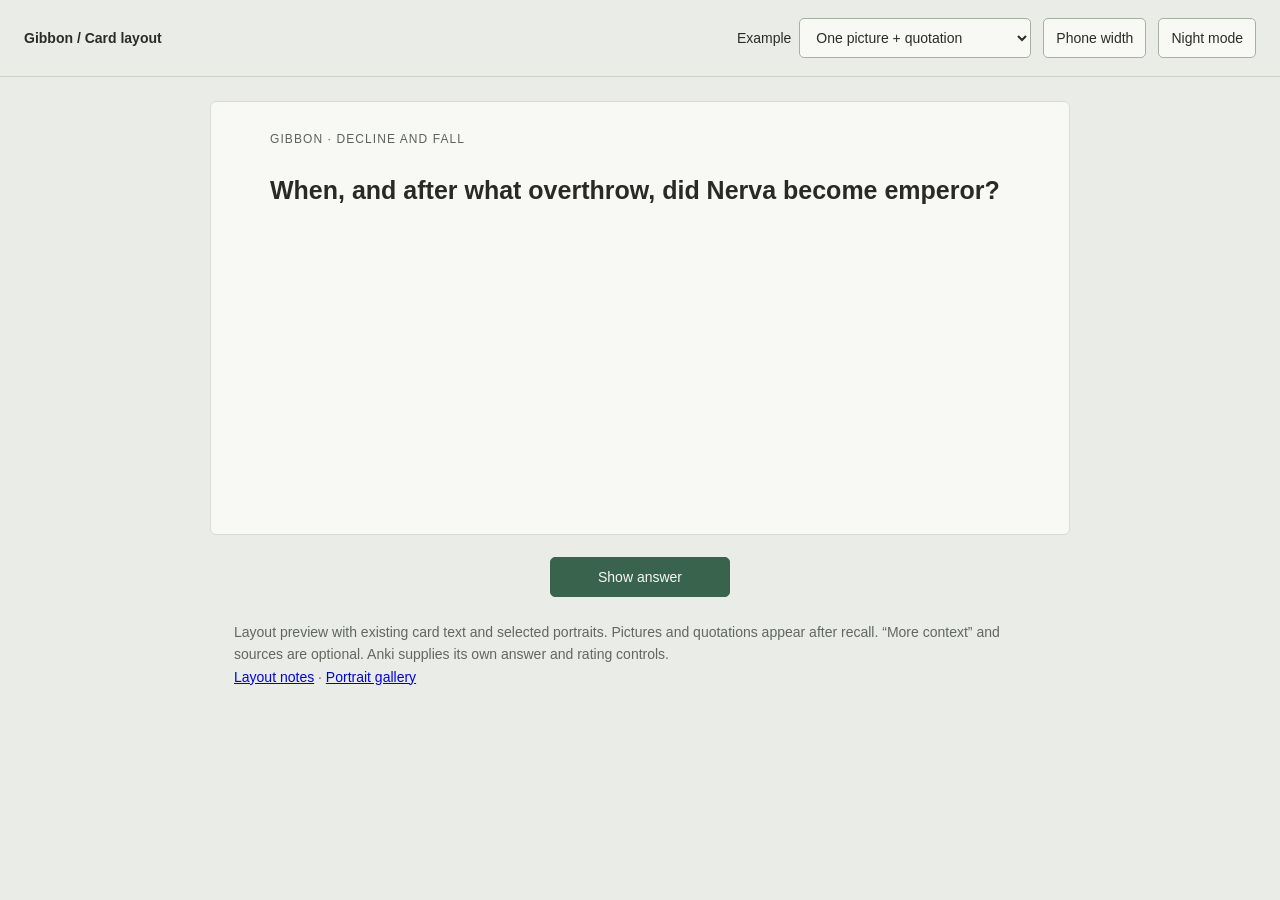
<file: anki-layout/preview.html>
<!doctype html>
<html lang="en"><meta charset="utf-8"><meta name="viewport" content="width=device-width,initial-scale=1"><title>Gibbon · Card layout preview</title>
<link rel="stylesheet" href="styling.css">
<style>
body{margin:0;background:#e9ece7;color:#292c29;font:14px -apple-system,BlinkMacSystemFont,"Segoe UI",sans-serif}header{padding:18px 24px;border-bottom:1px solid #cbd1c7;display:flex;align-items:center;gap:12px;flex-wrap:wrap}header strong{margin-right:auto}label{display:flex;align-items:center;gap:8px}select,button{font:inherit;min-height:40px;padding:8px 12px;border:1px solid #a7b0a2;border-radius:5px;background:#f8f8f5;color:#292c29;cursor:pointer}button[aria-pressed=true]{background:#d8e5d9}button:focus-visible,select:focus-visible{outline:2px solid #39634d;outline-offset:3px}.preview-wrap{max-width:860px;margin:24px auto;padding:0 12px}.preview-wrap.phone{max-width:390px}#surface{min-height:360px;border:1px solid #d8dcd5;border-radius:6px}footer{max-width:812px;margin:18px auto 32px;padding:0 24px;line-height:1.6;color:#626761}#flip{display:block;margin:22px auto 0;background:#39634d;color:#f8f8f5;border-color:#39634d;min-width:180px}.dark-shell{background:#171b17;color:#e5e8e1}.dark-shell header{border-color:#434b41}.dark-shell footer{color:#b0b9ad}@media(max-width:520px){header{padding:12px;gap:8px}header strong{flex-basis:100%}header label{width:100%}select{width:100%;min-width:0}.preview-wrap{margin-top:12px;padding:0 8px}footer{padding:0 16px}}
</style>
<header><strong>Gibbon / Card layout</strong><label>Example <select id="sample"><option value="0">One picture + quotation</option><option value="1">Two pictures + context</option><option value="2">Picture + quotation + context</option><option value="3">Four pictures + long quotation</option><option value="4">Six pictures + sequence</option><option value="5">Text only</option><option value="6">Quotation without pictures</option></select></label><button id="phone" aria-pressed="false">Phone width</button><button id="theme" aria-pressed="false">Night mode</button></header>
<div class="preview-wrap" id="wrap"><div class="card" id="surface"></div><button id="flip">Show answer</button></div>
<footer>Layout preview with existing card text and selected portraits. Pictures and quotations appear after recall. “More context” and sources are optional. Anki supplies its own answer and rating controls.<br><a href="README.md">Layout notes</a> · <a href="../images/index.html">Portrait gallery</a></footer>
<script>
const examples=[{"id":"gibbon-01-nerva-accession","label":"One picture + quotation","front":"\u003cmain class=\"gibbon-card\">\n  \u003cp class=\"deck-label\">Gibbon · Decline and Fall\u003c/p>\n  \u003cdiv class=\"question\">When, and after what overthrow, did Nerva become emperor?\u003c/div>\n  \n\u003c/main>\n","back":"\u003cmain class=\"gibbon-card\">\n  \u003cp class=\"deck-label\">Gibbon · Decline and Fall\u003c/p>\n  \u003cdiv class=\"question question-reminder\">When, and after what overthrow, did Nerva become emperor?\u003c/div>\n  \u003chr id=\"answer\">\n  \u003csection class=\"answer-text\" aria-label=\"Answer\">\u003cstrong>AD 96\u003c/strong>, after the assassination of \u003cstrong>Domitian\u003c/strong>. The Senate recognised the elderly Nerva as emperor.\u003c/section>\n  \u003csection class=\"pictures\" aria-label=\"Pictures\">\u003cfigure>\u003cdiv class=\"image-frame\">\u003cimg src=\"../images/people/nerva.jpg\" alt=\"Nerva: Ancient object; attribution per source\" width=\"894\" height=\"1200\">\u003c/div>\u003cfigcaption>\u003cstrong>Nerva\u003c/strong>Emperor from AD 96\u003cspan class=\"depiction\">\u003c/span>\u003c/figcaption>\u003cdetails class=\"picture-zoom\">\u003csummary>Enlarge\u003c/summary>\u003cimg src=\"../images/people/nerva.jpg\" alt=\"Nerva: Ancient object; attribution per source\" width=\"894\" height=\"1200\">\u003c/details>\u003c/figure>\u003c/section>\n  \u003csection class=\"quotation\" aria-label=\"Gibbon quotation\">\n    \u003ch2>Gibbon\u003c/h2>\n    \u003cblockquote>“They attacked the person of the tyrant without aiming their blow at the authority of the emperor.”\u003c/blockquote>\n  \u003c/section>\n  \n  \u003cdetails class=\"sources\">\u003csummary>Sources\u003c/summary>\u003cdiv class=\"detail-content\">\u003ca href=\"../sources/mueller-opening.md#L704\">Gibbon, Ch. III, L704\u003c/a>; \u003ca href=\"../sources/mueller-opening.md#L716\">Gibbon, Ch. III, L716\u003c/a>; \u003ca href=\"../sources/mueller-opening.md#L4981\">imperial table, L4981\u003c/a>; \u003ca href=\"https://roman-emperors.sites.luc.edu/nerva.htm\">DIR: Nerva, Early Career and Life under Domitian\u003c/a>.\u003c/div>\u003c/details>\n  \u003cdetails class=\"sources\">\u003csummary>Image credits\u003c/summary>\u003cdiv class=\"detail-content\">\u003cp>\u003cstrong>Nerva\u003c/strong>\u003cbr>Sergey Sosnovskiy · \u003ca href=\"https://commons.wikimedia.org/wiki/File:Nerva_head,_Rome,_Vatican_Museums,_Pius-Clementine_Museum,_96-98_CE.jpg\">Source\u003c/a> · \u003ca href=\"https://creativecommons.org/licenses/by-sa/4.0\">CC BY-SA 4.0\u003c/a>\u003cbr>https://ancientrome.ru/art/artworken/img.htm?id=8186 · Attribute the creator, link the exact licence, mark changes, and apply its ShareAlike terms to adaptations.\u003cbr>Displayed without cropping or alteration.\u003c/p>\u003c/div>\u003c/details>\n\u003c/main>\n"},{"id":"gibbon-01-nerva-trajan","label":"Two pictures + context","front":"\u003cmain class=\"gibbon-card\">\n  \u003cp class=\"deck-label\">Gibbon · Decline and Fall\u003c/p>\n  \u003cdiv class=\"question\">Whom did Nerva adopt as his successor, when, and what strength did the choice supply?\u003c/div>\n  \n\u003c/main>\n","back":"\u003cmain class=\"gibbon-card\">\n  \u003cp class=\"deck-label\">Gibbon · Decline and Fall\u003c/p>\n  \u003cdiv class=\"question question-reminder\">Whom did Nerva adopt as his successor, when, and what strength did the choice supply?\u003c/div>\n  \u003chr id=\"answer\">\n  \u003csection class=\"answer-text\" aria-label=\"Answer\">\u003cstrong>Trajan, in AD 97\u003c/strong>: an experienced commander on the Rhine, whose military standing could sustain the authority which Nerva&#39;s mildness could not command.\u003c/section>\n  \u003csection class=\"pictures\" aria-label=\"Pictures\">\u003cfigure>\u003cdiv class=\"image-frame\">\u003cimg src=\"../images/people/nerva.jpg\" alt=\"Nerva: Ancient object; attribution per source\" width=\"894\" height=\"1200\">\u003c/div>\u003cfigcaption>\u003cstrong>Nerva\u003c/strong>Adopting emperor\u003cspan class=\"depiction\">\u003c/span>\u003c/figcaption>\u003cdetails class=\"picture-zoom\">\u003csummary>Enlarge\u003c/summary>\u003cimg src=\"../images/people/nerva.jpg\" alt=\"Nerva: Ancient object; attribution per source\" width=\"894\" height=\"1200\">\u003c/details>\u003c/figure>\u003cfigure>\u003cdiv class=\"image-frame\">\u003cimg src=\"../images/people/trajan.jpg\" alt=\"Trajan: Ancient object; attribution per source\" width=\"1689\" height=\"2200\">\u003c/div>\u003cfigcaption>\u003cstrong>Trajan\u003c/strong>Adopted heir\u003cspan class=\"depiction\">\u003c/span>\u003c/figcaption>\u003cdetails class=\"picture-zoom\">\u003csummary>Enlarge\u003c/summary>\u003cimg src=\"../images/people/trajan.jpg\" alt=\"Trajan: Ancient object; attribution per source\" width=\"1689\" height=\"2200\">\u003c/details>\u003c/figure>\u003c/section>\n  \n  \u003cdetails class=\"more\">\u003csummary>More context\u003c/summary>\u003cdiv class=\"detail-content\">Trajan stood outside Nerva&#39;s family.\u003c/div>\u003c/details>\n  \u003cdetails class=\"sources\">\u003csummary>Sources\u003c/summary>\u003cdiv class=\"detail-content\">\u003ca href=\"../sources/mueller-opening.md#L716\">Gibbon, Ch. III, L716\u003c/a>; \u003ca href=\"../sources/mueller-opening.md#L4983\">imperial table, L4983\u003c/a>; \u003ca href=\"https://roman-emperors.sites.luc.edu/trajan.htm\">DIR: Trajan, Early Life and Career\u003c/a>.\u003c/div>\u003c/details>\n  \u003cdetails class=\"sources\">\u003csummary>Image credits\u003c/summary>\u003cdiv class=\"detail-content\">\u003cp>\u003cstrong>Nerva\u003c/strong>\u003cbr>Sergey Sosnovskiy · \u003ca href=\"https://commons.wikimedia.org/wiki/File:Nerva_head,_Rome,_Vatican_Museums,_Pius-Clementine_Museum,_96-98_CE.jpg\">Source\u003c/a> · \u003ca href=\"https://creativecommons.org/licenses/by-sa/4.0\">CC BY-SA 4.0\u003c/a>\u003cbr>https://ancientrome.ru/art/artworken/img.htm?id=8186 · Attribute the creator, link the exact licence, mark changes, and apply its ShareAlike terms to adaptations.\u003cbr>Displayed without cropping or alteration.\u003c/p>\u003cp>\u003cstrong>Trajan\u003c/strong>\u003cbr>Unknown artistUnknown artist · \u003ca href=\"https://commons.wikimedia.org/wiki/File:Traianus_Glyptothek_Munich_72.jpg\">Source\u003c/a> · Public domain\u003cbr>User:Bibi Saint-Pol, own work, 2007-02-08 · Source records public domain / dedication; keep provenance and check territorial or non-copyright restrictions before publication.\u003cbr>Displayed without cropping or alteration.\u003c/p>\u003c/div>\u003c/details>\n\u003c/main>\n"},{"id":"gibbon-01-trajan-column","label":"Picture + quotation + context","front":"\u003cmain class=\"gibbon-card\">\n  \u003cp class=\"deck-label\">Gibbon · Decline and Fall\u003c/p>\n  \u003cdiv class=\"question\">What did Trajan&#39;s Column commemorate, and why does Gibbon dwell on it?\u003c/div>\n  \n\u003c/main>\n","back":"\u003cmain class=\"gibbon-card\">\n  \u003cp class=\"deck-label\">Gibbon · Decline and Fall\u003c/p>\n  \u003cdiv class=\"question question-reminder\">What did Trajan&#39;s Column commemorate, and why does Gibbon dwell on it?\u003c/div>\n  \u003chr id=\"answer\">\n  \u003csection class=\"answer-text\" aria-label=\"Answer\">His \u003cstrong>Dacian victories\u003c/strong>: “The veteran soldier contemplated the story of his own campaigns, and by an easy illusion of national vanity, the peaceful citizen associated himself to the honors of the triumph.”\u003c/section>\n  \u003csection class=\"pictures\" aria-label=\"Pictures\">\u003cfigure>\u003cdiv class=\"image-frame\">\u003cimg src=\"../images/people/trajan.jpg\" alt=\"Trajan: Ancient object; attribution per source\" width=\"1689\" height=\"2200\">\u003c/div>\u003cfigcaption>\u003cstrong>Trajan\u003c/strong>Emperor whose victories are commemorated\u003cspan class=\"depiction\">\u003c/span>\u003c/figcaption>\u003cdetails class=\"picture-zoom\">\u003csummary>Enlarge\u003c/summary>\u003cimg src=\"../images/people/trajan.jpg\" alt=\"Trajan: Ancient object; attribution per source\" width=\"1689\" height=\"2200\">\u003c/details>\u003c/figure>\u003c/section>\n  \n  \u003cdetails class=\"more\">\u003csummary>More context\u003c/summary>\u003cdiv class=\"detail-content\">The column stood in Trajan&#39;s public forum; Gibbon gives its height as \u003cstrong>110 feet\u003c/strong>.\u003c/div>\u003c/details>\n  \u003cdetails class=\"sources\">\u003csummary>Sources\u003c/summary>\u003cdiv class=\"detail-content\">\u003ca href=\"../sources/mueller-opening.md#L637\">Gibbon, Ch. II, L637\u003c/a>.\u003c/div>\u003c/details>\n  \u003cdetails class=\"sources\">\u003csummary>Image credits\u003c/summary>\u003cdiv class=\"detail-content\">\u003cp>\u003cstrong>Trajan\u003c/strong>\u003cbr>Unknown artistUnknown artist · \u003ca href=\"https://commons.wikimedia.org/wiki/File:Traianus_Glyptothek_Munich_72.jpg\">Source\u003c/a> · Public domain\u003cbr>User:Bibi Saint-Pol, own work, 2007-02-08 · Source records public domain / dedication; keep provenance and check territorial or non-copyright restrictions before publication.\u003cbr>Displayed without cropping or alteration.\u003c/p>\u003c/div>\u003c/details>\n\u003c/main>\n"},{"id":"gibbon-03-tetrarchy-failure","label":"Four pictures + long quotation","front":"\u003cmain class=\"gibbon-card\">\n  \u003cp class=\"deck-label\">Gibbon · Decline and Fall\u003c/p>\n  \u003cdiv class=\"question\">Why does Gibbon think Diocletian’s balance of power failed after his retirement?\u003c/div>\n  \n\u003c/main>\n","back":"\u003cmain class=\"gibbon-card\">\n  \u003cp class=\"deck-label\">Gibbon · Decline and Fall\u003c/p>\n  \u003cdiv class=\"question question-reminder\">Why does Gibbon think Diocletian’s balance of power failed after his retirement?\u003c/div>\n  \u003chr id=\"answer\">\n  \u003csection class=\"answer-text\" aria-label=\"Answer\">Its harmony depended on \u003cstrong>Diocletian’s personal authority\u003c/strong> and an unlikely absence of rivalry among four rulers. The institutional arrangement could not reproduce the man who held it together.\u003c/section>\n  \u003csection class=\"pictures\" aria-label=\"Pictures\">\u003cfigure>\u003cdiv class=\"image-frame\">\u003cimg src=\"../images/people/diocletian.jpg\" alt=\"Diocletian: Ancient object; attribution per source\" width=\"1280\" height=\"1707\">\u003c/div>\u003cfigcaption>\u003cstrong>Diocletian\u003c/strong>Augustus\u003cspan class=\"depiction\">\u003c/span>\u003c/figcaption>\u003cdetails class=\"picture-zoom\">\u003csummary>Enlarge\u003c/summary>\u003cimg src=\"../images/people/diocletian.jpg\" alt=\"Diocletian: Ancient object; attribution per source\" width=\"1280\" height=\"1707\">\u003c/details>\u003c/figure>\u003cfigure>\u003cdiv class=\"image-frame\">\u003cimg src=\"../images/people/maximian.jpg\" alt=\"Maximian: Ancient object; attribution per source\" width=\"1920\" height=\"2617\">\u003c/div>\u003cfigcaption>\u003cstrong>Maximian\u003c/strong>Augustus\u003cspan class=\"depiction\">\u003c/span>\u003c/figcaption>\u003cdetails class=\"picture-zoom\">\u003csummary>Enlarge\u003c/summary>\u003cimg src=\"../images/people/maximian.jpg\" alt=\"Maximian: Ancient object; attribution per source\" width=\"1920\" height=\"2617\">\u003c/details>\u003c/figure>\u003cfigure>\u003cdiv class=\"image-frame\">\u003cimg src=\"../images/people/galerius.jpg\" alt=\"Galerius: Ancient object; attribution per source\" width=\"500\" height=\"685\">\u003c/div>\u003cfigcaption>\u003cstrong>Galerius\u003c/strong>Caesar\u003cspan class=\"depiction\">\u003c/span>\u003c/figcaption>\u003cdetails class=\"picture-zoom\">\u003csummary>Enlarge\u003c/summary>\u003cimg src=\"../images/people/galerius.jpg\" alt=\"Galerius: Ancient object; attribution per source\" width=\"500\" height=\"685\">\u003c/details>\u003c/figure>\u003cfigure>\u003cdiv class=\"image-frame\">\u003cimg src=\"../images/people/constantius-chlorus.jpg\" alt=\"Constantius Chlorus: Ancient object; attribution per source\" width=\"1920\" height=\"2877\">\u003c/div>\u003cfigcaption>\u003cstrong>Constantius Chlorus\u003c/strong>Caesar\u003cspan class=\"depiction\">\u003c/span>\u003c/figcaption>\u003cdetails class=\"picture-zoom\">\u003csummary>Enlarge\u003c/summary>\u003cimg src=\"../images/people/constantius-chlorus.jpg\" alt=\"Constantius Chlorus: Ancient object; attribution per source\" width=\"1920\" height=\"2877\">\u003c/details>\u003c/figure>\u003c/section>\n  \u003csection class=\"quotation\" aria-label=\"Gibbon quotation\">\n    \u003ch2>Gibbon\u003c/h2>\n    \u003cblockquote>“It required such a fortunate mixture of different tempers and abilities as could scarcely be found or even expected a second time; two emperors without jealousy, two Caesars without ambition, and the same general interest invariably pursued by four independent princes.”\u003c/blockquote>\n  \u003c/section>\n  \u003cdetails class=\"more\">\u003csummary>More context\u003c/summary>\u003cdiv class=\"detail-content\">In \u003cstrong>306\u003c/strong>, the soldiers acclaimed \u003cstrong>Constantine\u003c/strong>, son of Constantius I, while \u003cstrong>Maxentius\u003c/strong>, son of Maximian, seized power at Rome. Dynastic claims and military backing disrupted the planned succession.\u003c/div>\u003c/details>\n  \u003cdetails class=\"sources\">\u003csummary>Sources\u003c/summary>\u003cdiv class=\"detail-content\">\u003ca href=\"../sources/mueller-volumes-1-2.md#L1471\">Gibbon, L1471\u003c/a>; \u003ca href=\"../sources/mueller-volumes-1-2.md#L1483\">Gibbon, Ch. XIV, L1483\u003c/a>; \u003ca href=\"../sources/mueller-volumes-1-2.md#L1487\">Gibbon, Ch. XIV, L1487\u003c/a>.\u003c/div>\u003c/details>\n  \u003cdetails class=\"sources\">\u003csummary>Image credits\u003c/summary>\u003cdiv class=\"detail-content\">\u003cp>\u003cstrong>Diocletian\u003c/strong>\u003cbr>Dosseman · \u003ca href=\"https://commons.wikimedia.org/wiki/File:Istanbul_Archaeology_Museum_Bust_of_Diocletian,_from_Nikomedia,_Izmit,_end_3rd_century_AD_1536.jpg\">Source\u003c/a> · \u003ca href=\"https://creativecommons.org/licenses/by-sa/4.0\">CC BY-SA 4.0\u003c/a>\u003cbr>Own work · Attribute the creator, link the exact licence, mark changes, and apply its ShareAlike terms to adaptations.\u003cbr>Displayed without cropping or alteration.\u003c/p>\u003cp>\u003cstrong>Maximian\u003c/strong>\u003cbr>Pierre-Selim · \u003ca href=\"https://commons.wikimedia.org/wiki/File:Mus%C3%A9e_Saint-Raymond_-_2017-09-02_-_Inv._Ra_34b_-_4654.jpg\">Source\u003c/a> · Public domain\u003cbr>Self-photographed · Source records public domain / dedication; keep provenance and check territorial or non-copyright restrictions before publication.\u003cbr>Displayed without cropping or alteration.\u003c/p>\u003cp>\u003cstrong>Galerius\u003c/strong>\u003cbr>Shinjirod · \u003ca href=\"https://commons.wikimedia.org/wiki/File:Romuliana_Galerius_head.jpg\">Source\u003c/a> · \u003ca href=\"https://creativecommons.org/licenses/by/3.0\">CC BY 3.0\u003c/a>\u003cbr>Own work · Attribute the creator, link the exact licence, and mark changes.\u003cbr>Displayed without cropping or alteration.\u003c/p>\u003cp>\u003cstrong>Constantius Chlorus\u003c/strong>\u003cbr>Marie-Lan Nguyen · \u003ca href=\"https://commons.wikimedia.org/wiki/File:Constantius_Chlorus_Ny_Carlsberg_Glyptotek_IN836.jpg\">Source\u003c/a> · Public domain\u003cbr>Own work · Source records public domain / dedication; keep provenance and check territorial or non-copyright restrictions before publication.\u003cbr>Displayed without cropping or alteration.\u003c/p>\u003c/div>\u003c/details>\n\u003c/main>\n"},{"id":"gibbon-00-julian-theodosius","label":"Six pictures + sequence","front":"\u003cmain class=\"gibbon-card\">\n  \u003cp class=\"deck-label\">Gibbon · Decline and Fall\u003c/p>\n  \u003cdiv class=\"question\">What sequence connects Julian’s death in Persia to Theodosius’s eastern settlement?\u003c/div>\n  \n\u003c/main>\n","back":"\u003cmain class=\"gibbon-card\">\n  \u003cp class=\"deck-label\">Gibbon · Decline and Fall\u003c/p>\n  \u003cdiv class=\"question question-reminder\">What sequence connects Julian’s death in Persia to Theodosius’s eastern settlement?\u003c/div>\n  \u003chr id=\"answer\">\n  \u003csection class=\"answer-text\" aria-label=\"Answer\">\u003cstrong>Julian dies in 363 → Jovian → Valentinian I and Valens in 364.\u003c/strong> After \u003cstrong>Valens falls at Adrianople in 378\u003c/strong>, the western emperor \u003cstrong>Gratian appoints Theodosius I in 379\u003c/strong>; the Gothic war ends in settlement by \u003cstrong>382\u003c/strong>.\u003c/section>\n  \u003csection class=\"pictures\" aria-label=\"Pictures\">\u003cfigure>\u003cdiv class=\"image-frame\">\u003cimg src=\"../images/people/julian-emperor.jpg\" alt=\"Julian (emperor): Ancient object; uncertain identity\" width=\"425\" height=\"673\">\u003c/div>\u003cfigcaption>\u003cstrong>Julian (emperor)\u003c/strong>Emperor\u003cspan class=\"depiction\">Ancient chalcedony portrait; identification as Julian is uncertain.\u003c/span>\u003c/figcaption>\u003cdetails class=\"picture-zoom\">\u003csummary>Enlarge\u003c/summary>\u003cimg src=\"../images/people/julian-emperor.jpg\" alt=\"Julian (emperor): Ancient object; uncertain identity\" width=\"425\" height=\"673\">\u003c/details>\u003c/figure>\u003cfigure>\u003cdiv class=\"image-frame\">\u003cimg src=\"../images/people/jovian-emperor.jpg\" alt=\"Jovian (emperor): Ancient object; attribution per source\" width=\"1280\" height=\"1219\">\u003c/div>\u003cfigcaption>\u003cstrong>Jovian (emperor)\u003c/strong>Emperor\u003cspan class=\"depiction\">\u003c/span>\u003c/figcaption>\u003cdetails class=\"picture-zoom\">\u003csummary>Enlarge\u003c/summary>\u003cimg src=\"../images/people/jovian-emperor.jpg\" alt=\"Jovian (emperor): Ancient object; attribution per source\" width=\"1280\" height=\"1219\">\u003c/details>\u003c/figure>\u003cfigure>\u003cdiv class=\"image-frame\">\u003cimg src=\"../images/people/valentinian-i.png\" alt=\"Valentinian I: Ancient object; attribution per source\" width=\"500\" height=\"486\">\u003c/div>\u003cfigcaption>\u003cstrong>Valentinian I\u003c/strong>Western emperor\u003cspan class=\"depiction\">\u003c/span>\u003c/figcaption>\u003cdetails class=\"picture-zoom\">\u003csummary>Enlarge\u003c/summary>\u003cimg src=\"../images/people/valentinian-i.png\" alt=\"Valentinian I: Ancient object; attribution per source\" width=\"500\" height=\"486\">\u003c/details>\u003c/figure>\u003cfigure>\u003cdiv class=\"image-frame\">\u003cimg src=\"../images/people/valens.png\" alt=\"Valens: Ancient object; attribution per source\" width=\"500\" height=\"492\">\u003c/div>\u003cfigcaption>\u003cstrong>Valens\u003c/strong>Eastern emperor\u003cspan class=\"depiction\">\u003c/span>\u003c/figcaption>\u003cdetails class=\"picture-zoom\">\u003csummary>Enlarge\u003c/summary>\u003cimg src=\"../images/people/valens.png\" alt=\"Valens: Ancient object; attribution per source\" width=\"500\" height=\"492\">\u003c/details>\u003c/figure>\u003cfigure>\u003cdiv class=\"image-frame\">\u003cimg src=\"../images/people/gratian.jpg\" alt=\"Gratian: Ancient object; attribution per source\" width=\"1920\" height=\"2560\">\u003c/div>\u003cfigcaption>\u003cstrong>Gratian\u003c/strong>Western emperor\u003cspan class=\"depiction\">\u003c/span>\u003c/figcaption>\u003cdetails class=\"picture-zoom\">\u003csummary>Enlarge\u003c/summary>\u003cimg src=\"../images/people/gratian.jpg\" alt=\"Gratian: Ancient object; attribution per source\" width=\"1920\" height=\"2560\">\u003c/details>\u003c/figure>\u003cfigure>\u003cdiv class=\"image-frame\">\u003cimg src=\"../images/people/theodosius-i.jpg\" alt=\"Theodosius I: Ancient object; attribution per source\" width=\"330\" height=\"514\">\u003c/div>\u003cfigcaption>\u003cstrong>Theodosius I\u003c/strong>Eastern emperor\u003cspan class=\"depiction\">\u003c/span>\u003c/figcaption>\u003cdetails class=\"picture-zoom\">\u003csummary>Enlarge\u003c/summary>\u003cimg src=\"../images/people/theodosius-i.jpg\" alt=\"Theodosius I: Ancient object; attribution per source\" width=\"330\" height=\"514\">\u003c/details>\u003c/figure>\u003c/section>\n  \n  \n  \u003cdetails class=\"sources\">\u003csummary>Sources\u003c/summary>\u003cdiv class=\"detail-content\">\u003ca href=\"../sources/mueller-volumes-1-2.md#L2254\">Gibbon, Ch. XXIV, L2254\u003c/a>; \u003ca href=\"../sources/mueller-volumes-1-2.md#L2256\">Gibbon, Ch. XXIV, L2256\u003c/a>; \u003ca href=\"../sources/mueller-volumes-1-2.md#L2297\">Gibbon, Ch. XXV, L2297\u003c/a>; \u003ca href=\"../sources/mueller-volumes-1-2.md#L2301\">Gibbon, Ch. XXV, L2301\u003c/a>; \u003ca href=\"../sources/mueller-volumes-1-2.md#L2404\">Gibbon, Ch. XXVI, L2404\u003c/a>; \u003ca href=\"../sources/mueller-volumes-1-2.md#L2414\">Gibbon, Ch. XXVI, L2414\u003c/a>; \u003ca href=\"../sources/mueller-volumes-1-2.md#L2418\">Gibbon, Ch. XXVI, L2418\u003c/a>.\u003c/div>\u003c/details>\n  \u003cdetails class=\"sources\">\u003csummary>Image credits\u003c/summary>\u003cdiv class=\"detail-content\">\u003cp>\u003cstrong>Julian (emperor)\u003c/strong>\u003cbr>Sergey Sosnovskiy · \u003ca href=\"https://commons.wikimedia.org/wiki/File:Chalcedony_bust_of_Julian_(1).png\">Source\u003c/a> · \u003ca href=\"https://creativecommons.org/licenses/by-sa/4.0\">CC BY-SA 4.0\u003c/a>\u003cbr>https://ancientrome.ru/art/artworken/img.htm?id=8167 · Attribute the creator, link the exact licence, mark changes, and apply its ShareAlike terms to adaptations.\u003cbr>Displayed without cropping or alteration.\u003c/p>\u003cp>\u003cstrong>Jovian (emperor)\u003c/strong>\u003cbr>Jovian. AD 363-364. AV Solidus (21mm, 4.46 g, 12h). Antioch mint, 7th officina. D N IOVIAN VS P F AVG, pearl-diademed, draped, and cuirassed bust right / SECVRITA S REI PVBLICAE, Roma, holding spear in left hand, and Constantinopolis, with right foot on prow and holding scepter in left hand, enthroned facing, the latter turned to left, holding between them a shield inscribed VOT/ V/ MVL/ X in four lines; ANTZ. RIC VIII 222; Depeyrot 18/1; Biaggi 2225 var. (officina); Mazzini 8 var. (same). Lustrous. Choice EF. Rare and exceptional for issue.\n\nFrom the Willamette Valley Collection. Ex Provence Collection (Classical Numismatic Group 114, 13 May 2020), lot 1017; Rauch 102 (7 November 2016), lot 564; Künker 273 (14 March 2016), lot 957; Hess-Divo 326 (28 May 2014), lot 120; Numistatica Ars Classica 75 (18 November 2013), lot 345; Classical Numismatic Review XXI.2 (Fall 1996), no. 65; Vinchon (24 April 1996), loy 117; Hermann Vogel Collection (A. Hess 194, 25 March 1929), lot 964. · \u003ca href=\"https://commons.wikimedia.org/wiki/File:Solidus_of_Jovian2_(obverse).jpg\">Source\u003c/a> · \u003ca href=\"https://creativecommons.org/licenses/by-sa/2.5\">CC BY-SA 2.5\u003c/a>\u003cbr>Coin Archives · Attribute the creator, link the exact licence, mark changes, and apply its ShareAlike terms to adaptations.\u003cbr>Displayed without cropping or alteration.\u003c/p>\u003cp>\u003cstrong>Valentinian I\u003c/strong>\u003cbr>АНО &quot;Международный нумизматический клуб&quot; · \u003ca href=\"https://commons.wikimedia.org/wiki/File:INC-3035-a_%D0%A1%D0%BE%D0%BB%D0%B8%D0%B4._%D0%92%D0%B0%D0%BB%D0%B5%D0%BD%D1%82%D0%B8%D0%BD%D0%B8%D0%B0%D0%BD_I._%D0%9E%D0%BA._367%E2%80%94375_%D0%B3%D0%B3._(%D0%B0%D0%B2%D0%B5%D1%80%D1%81).png\">Source\u003c/a> · \u003ca href=\"https://creativecommons.org/licenses/by-sa/4.0\">CC BY-SA 4.0\u003c/a>\u003cbr>АНО &quot;Международный нумизматический клуб&quot; · Attribute the creator, link the exact licence, mark changes, and apply its ShareAlike terms to adaptations.\u003cbr>Displayed without cropping or alteration.\u003c/p>\u003cp>\u003cstrong>Valens\u003c/strong>\u003cbr>АНО &quot;Международный нумизматический клуб&quot; · \u003ca href=\"https://commons.wikimedia.org/wiki/File:INC-3015-a_%D0%A1%D0%BE%D0%BB%D0%B8%D0%B4._%D0%92%D0%B0%D0%BB%D0%B5%D0%BD%D1%82_II._%D0%9E%D0%BA._364_%D0%B3._(%D0%B0%D0%B2%D0%B5%D1%80%D1%81).png\">Source\u003c/a> · \u003ca href=\"https://creativecommons.org/licenses/by-sa/4.0\">CC BY-SA 4.0\u003c/a>\u003cbr>АНО &quot;Международный нумизматический клуб&quot; · Attribute the creator, link the exact licence, mark changes, and apply its ShareAlike terms to adaptations.\u003cbr>Displayed without cropping or alteration.\u003c/p>\u003cp>\u003cstrong>Gratian\u003c/strong>\u003cbr>SJuergen · \u003ca href=\"https://commons.wikimedia.org/wiki/File:Gratian_Trier_enhanced.jpg\">Source\u003c/a> · \u003ca href=\"https://creativecommons.org/licenses/by-sa/3.0\">CC BY-SA 3.0\u003c/a>\u003cbr>Own work · Attribute the creator, link the exact licence, mark changes, and apply its ShareAlike terms to adaptations.\u003cbr>Displayed without cropping or alteration.\u003c/p>\u003cp>\u003cstrong>Theodosius I\u003c/strong>\u003cbr>www.livius.org · \u003ca href=\"https://commons.wikimedia.org/wiki/File:Bust_of_Theodosius_I.jpg\">Source\u003c/a> · \u003ca href=\"https://creativecommons.org/licenses/by-sa/4.0\">CC BY-SA 4.0\u003c/a>\u003cbr>https://www.livius.org/pictures/turkey/aphrodisias/aphrodisias-museum-pieces/theodosius-i-or-ii/ · Attribute the creator, link the exact licence, mark changes, and apply its ShareAlike terms to adaptations.\u003cbr>Displayed without cropping or alteration.\u003c/p>\u003c/div>\u003c/details>\n\u003c/main>\n"},{"id":"gibbon-00-church-power","label":"Text only","front":"\u003cmain class=\"gibbon-card\">\n  \u003cp class=\"deck-label\">Gibbon · Decline and Fall\u003c/p>\n  \u003cdiv class=\"question\">How did imperial favour change the church’s political position between Decius and Constantine’s successors?\u003c/div>\n  \n\u003c/main>\n","back":"\u003cmain class=\"gibbon-card\">\n  \u003cp class=\"deck-label\">Gibbon · Decline and Fall\u003c/p>\n  \u003cdiv class=\"question question-reminder\">How did imperial favour change the church’s political position between Decius and Constantine’s successors?\u003c/div>\n  \u003chr id=\"answer\">\n  \u003csection class=\"answer-text\" aria-label=\"Answer\">A community pressed to sacrifice under \u003cstrong>Decius in 250\u003c/strong> became a recipient of imperial support under \u003cstrong>Constantine\u003c/strong>. Bishops could then seek state enforcement against Christian rivals; the emperor’s favour both strengthened the church and made doctrine vulnerable to court politics.\u003c/section>\n  \n  \n  \n  \u003cdetails class=\"sources\">\u003csummary>Sources\u003c/summary>\u003cdiv class=\"detail-content\">\u003ca href=\"../sources/mueller-volumes-1-2.md#L1735\">Gibbon, Ch. XVI, L1735\u003c/a>; \u003ca href=\"../sources/mueller-volumes-1-2.md#L2024\">Gibbon, Ch. XX, L2024\u003c/a>; \u003ca href=\"../sources/mueller-volumes-1-2.md#L2059\">Gibbon, Ch. XXI, L2059\u003c/a>; \u003ca href=\"../sources/mueller-volumes-1-2.md#L2097\">Gibbon, Ch. XXI, L2097\u003c/a>.\u003c/div>\u003c/details>\n  \n\u003c/main>\n"},{"id":"gibbon-01-trajan-column","label":"Quotation without pictures","front":"\u003cmain class=\"gibbon-card\">\n  \u003cp class=\"deck-label\">Gibbon · Decline and Fall\u003c/p>\n  \u003cdiv class=\"question\">What did Trajan&#39;s Column commemorate, and why does Gibbon dwell on it?\u003c/div>\n  \n\u003c/main>\n","back":"\u003cmain class=\"gibbon-card\">\n  \u003cp class=\"deck-label\">Gibbon · Decline and Fall\u003c/p>\n  \u003cdiv class=\"question question-reminder\">What did Trajan&#39;s Column commemorate, and why does Gibbon dwell on it?\u003c/div>\n  \u003chr id=\"answer\">\n  \u003csection class=\"answer-text\" aria-label=\"Answer\">His \u003cstrong>Dacian victories\u003c/strong>: “The veteran soldier contemplated the story of his own campaigns, and by an easy illusion of national vanity, the peaceful citizen associated himself to the honors of the triumph.”\u003c/section>\n  \n  \n  \u003cdetails class=\"more\">\u003csummary>More context\u003c/summary>\u003cdiv class=\"detail-content\">The column stood in Trajan&#39;s public forum; Gibbon gives its height as \u003cstrong>110 feet\u003c/strong>.\u003c/div>\u003c/details>\n  \u003cdetails class=\"sources\">\u003csummary>Sources\u003c/summary>\u003cdiv class=\"detail-content\">\u003ca href=\"../sources/mueller-opening.md#L637\">Gibbon, Ch. II, L637\u003c/a>.\u003c/div>\u003c/details>\n  \n\u003c/main>\n"}];
const sample=document.getElementById('sample'),surface=document.getElementById('surface'),flip=document.getElementById('flip');
let revealed=false;
function draw(){surface.innerHTML=examples[Number(sample.value)][revealed?'back':'front'];flip.textContent=revealed?'Show question':'Show answer';}
sample.addEventListener('change',()=>{revealed=false;draw()});
flip.addEventListener('click',()=>{revealed=!revealed;draw()});
document.getElementById('phone').addEventListener('click',function(){const on=this.getAttribute('aria-pressed')!=='true';this.setAttribute('aria-pressed',String(on));document.getElementById('wrap').classList.toggle('phone',on)});
document.getElementById('theme').addEventListener('click',function(){const on=this.getAttribute('aria-pressed')!=='true';this.setAttribute('aria-pressed',String(on));surface.classList.toggle('nightMode',on);document.body.classList.toggle('dark-shell',on)});
draw();
</script></html>
</file>
<file: anki-layout/styling.css>
.card {
  --paper: #f8f8f5;
  --ink: #292c29;
  --muted: #626761;
  --line: #d8dcd5;
  --image-well: #eeefea;
  --accent: #39634d;
  background: var(--paper);
  color: var(--ink);
  font-family: -apple-system, BlinkMacSystemFont, "Segoe UI", sans-serif;
  font-size: 20px;
  line-height: 1.55;
  text-align: left;
  margin: 0;
  padding: 28px 24px 44px;
  overflow-wrap: anywhere;
}
/* Keep containment off the Anki body: it stops the body background from
   painting the viewport below a short question in WebKit and Chromium. */
html { min-height: 100%; }
body.card { min-height: 100vh; box-sizing: border-box; }
.gibbon-card { container-type: inline-size; container-name: study; }
@supports (color: oklch(50% 0 0)) {
  .card { --paper: oklch(98% .005 115); --ink: oklch(28% .008 140); --muted: oklch(49% .012 140); --line: oklch(87% .008 140); --image-well: oklch(95% .008 115); --accent: oklch(46% .06 155); }
}
.card.nightMode, .card.night_mode, .nightMode .card, .night_mode .card {
  --paper: #202420; --ink: #e5e8e1; --muted: #b0b9ad;
  --line: #434b41; --image-well: #2c322b; --accent: #acd1b4;
}
.gibbon-card { max-width: 740px; margin: 0 auto; }
.gibbon-card * { box-sizing: border-box; }
.deck-label { margin: 0 0 24px; color: var(--muted); font-size: 12px; letter-spacing: .09em; text-transform: uppercase; }
.question { font-size: 25px; font-weight: 600; line-height: 1.4; }
.question-reminder { font-size: 17px; font-weight: 400; color: var(--muted); }
#answer { border: 0; border-top: 1px solid var(--line); margin: 18px 0 22px; }
.answer-text { font-size: 21px; line-height: 1.55; }
.gibbon-card p { margin-top: 0; }
.gibbon-card strong { font-weight: 700; }
.pictures { display: grid; grid-template-columns: repeat(3, minmax(0, 1fr)); gap: 18px 14px; margin: 26px 0; }
.pictures figure { margin: 0; min-width: 0; text-align: center; }
.pictures:has(> figure:first-child:nth-last-child(2)), .pictures:has(> figure:first-child:nth-last-child(4)) { grid-template-columns: repeat(2, minmax(0, 1fr)); }
.pictures figure:only-child { grid-column: 1 / -1; width: min(100%, 330px); justify-self: center; }
.pictures .image-frame { display: flex; align-items: center; justify-content: center; background: var(--image-well); border-radius: 3px; height: 192px; padding: 6px; }
.pictures img { display: block; width: 100%; height: 100%; max-width: 100%; max-height: 100%; object-fit: contain; }
.pictures figcaption { font-size: 13px; line-height: 1.4; margin-top: 8px; }
.pictures figcaption strong { display: block; font-size: 15px; }
.pictures .depiction { display: block; color: var(--muted); margin-top: 3px; font-size: 11px; }
.picture-zoom { margin-top: 5px; }
.picture-zoom summary { font-size: 12px; min-height: 32px; padding: 5px 0; }
.picture-zoom img { height: auto; max-height: none; margin-top: 8px; }
.pictures figure:has(.picture-zoom[open]) { grid-column: 1 / -1; width: 100%; }
.pictures figure:has(.picture-zoom[open]) > .image-frame { display: none; }
.quotation { margin: 28px 24px 24px; padding: 20px 26px; background: var(--image-well); border-radius: 4px; }
.quotation h2 { margin: 0 0 10px; font-size: 12px; text-transform: uppercase; letter-spacing: .09em; color: var(--muted); font-weight: 500; }
.quotation blockquote { margin: 0; font-family: Georgia, "Times New Roman", serif; font-size: 22px; line-height: 1.6; }
.gibbon-card > details { border-top: 1px solid var(--line); }
.gibbon-card summary { cursor: pointer; color: var(--accent); }
.gibbon-card > details > summary { padding: 12px 0; min-height: 44px; font-size: 15px; }
.detail-content { padding: 0 0 18px; font-size: 17px; }
.sources .detail-content { font-size: 13px; }
.detail-content p:last-child { margin-bottom: 0; }
.gibbon-card a { color: var(--accent); text-underline-offset: 3px; }
.gibbon-card :focus-visible { outline: 2px solid var(--accent); outline-offset: 4px; }
@media (max-width: 520px) {
  .card { padding: 20px 18px 32px; font-size: 18px; }
  .deck-label { margin-bottom: 20px; font-size: 11px; }
  .question { font-size: 22px; }
  .question-reminder { font-size: 16px; }
  .answer-text { font-size: 19px; }
  .pictures { grid-template-columns: repeat(2, minmax(0, 1fr)); gap: 18px 12px; margin: 22px 0; }
  .pictures .image-frame { height: 156px; }
  .quotation { margin: 24px 0; padding: 18px 16px; }
  .quotation blockquote { font-size: 20px; }
}
@media (max-width: 300px) { .pictures { grid-template-columns: 1fr !important; } }
/* The preview's phone-width panel uses the same narrow layout as a phone. */
@container study (max-width: 480px) {
  .question { font-size: 22px; }
  .question-reminder { font-size: 16px; }
  .answer-text { font-size: 19px; }
  .pictures { grid-template-columns: repeat(2, minmax(0, 1fr)); gap: 18px 12px; margin: 22px 0; }
  .pictures .image-frame { height: 156px; }
  .quotation { margin: 24px 0; padding: 18px 16px; }
  .quotation blockquote { font-size: 20px; }
}
</file>
